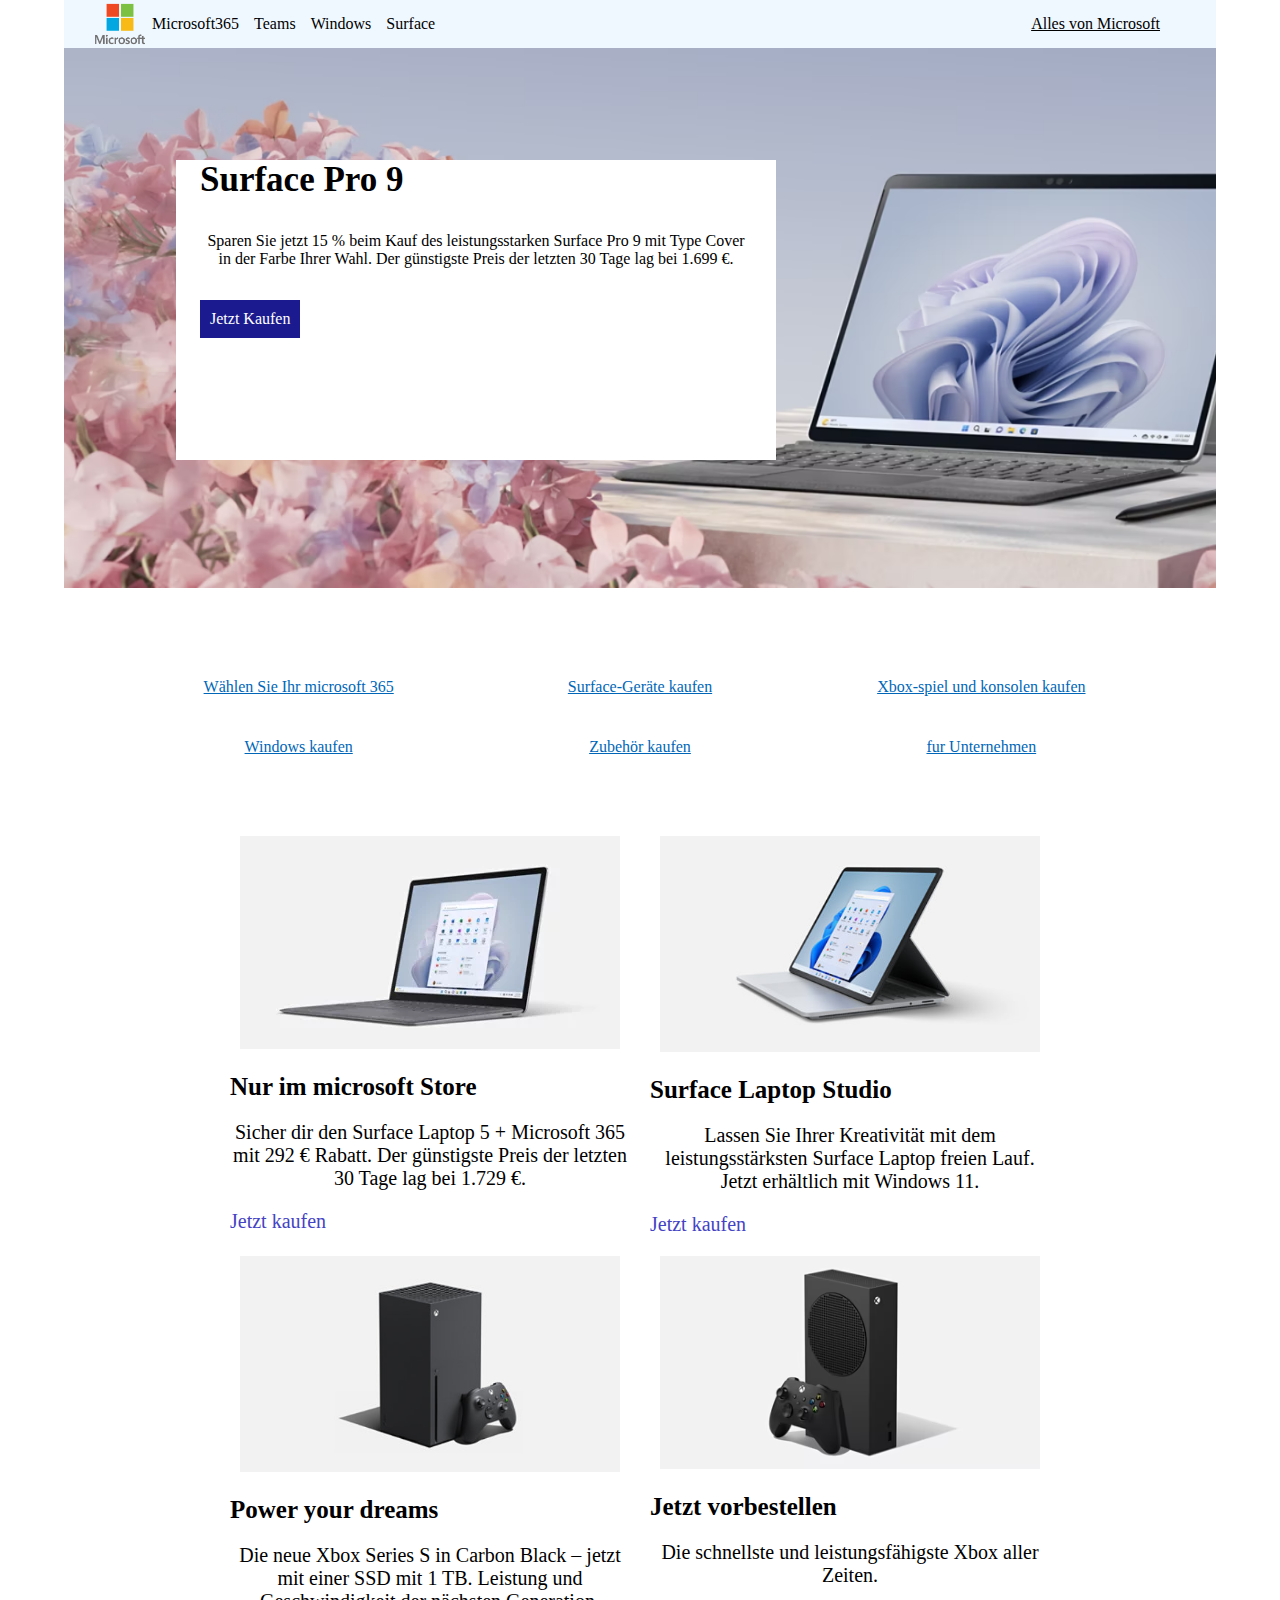
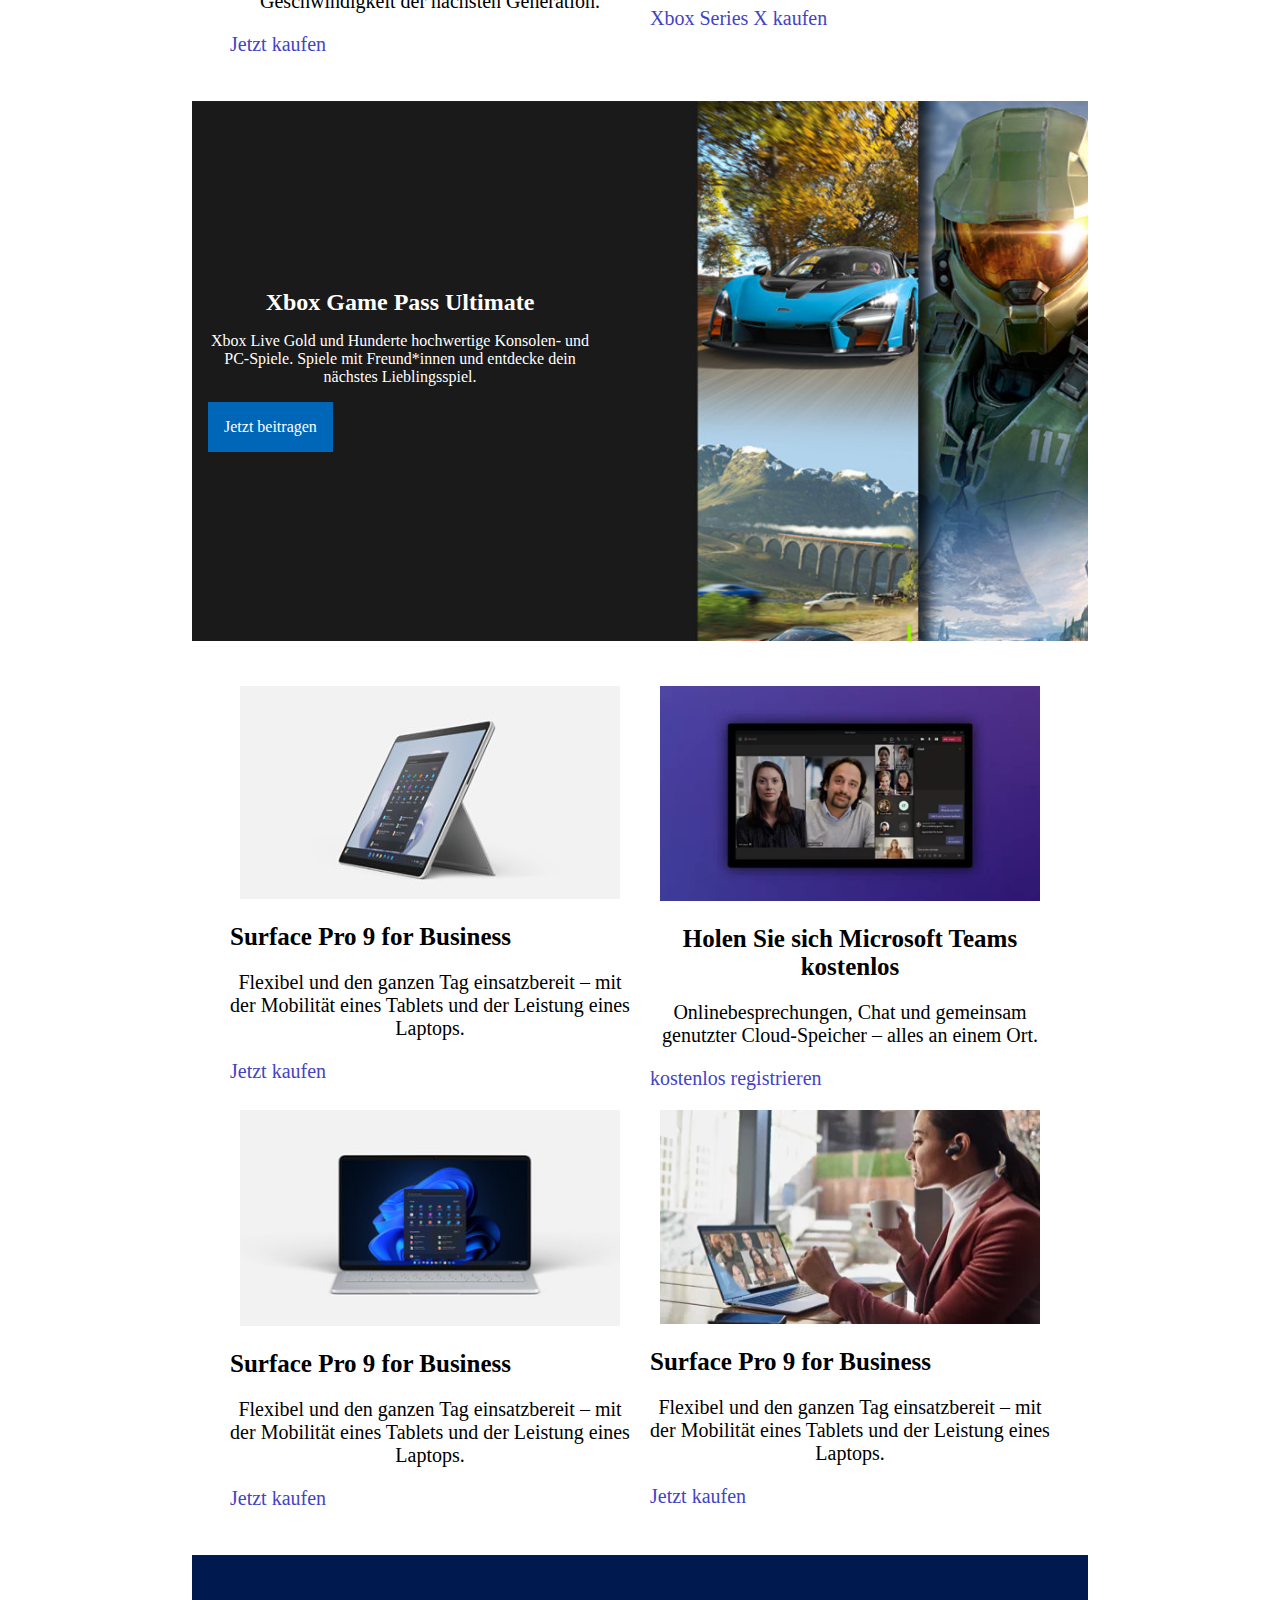
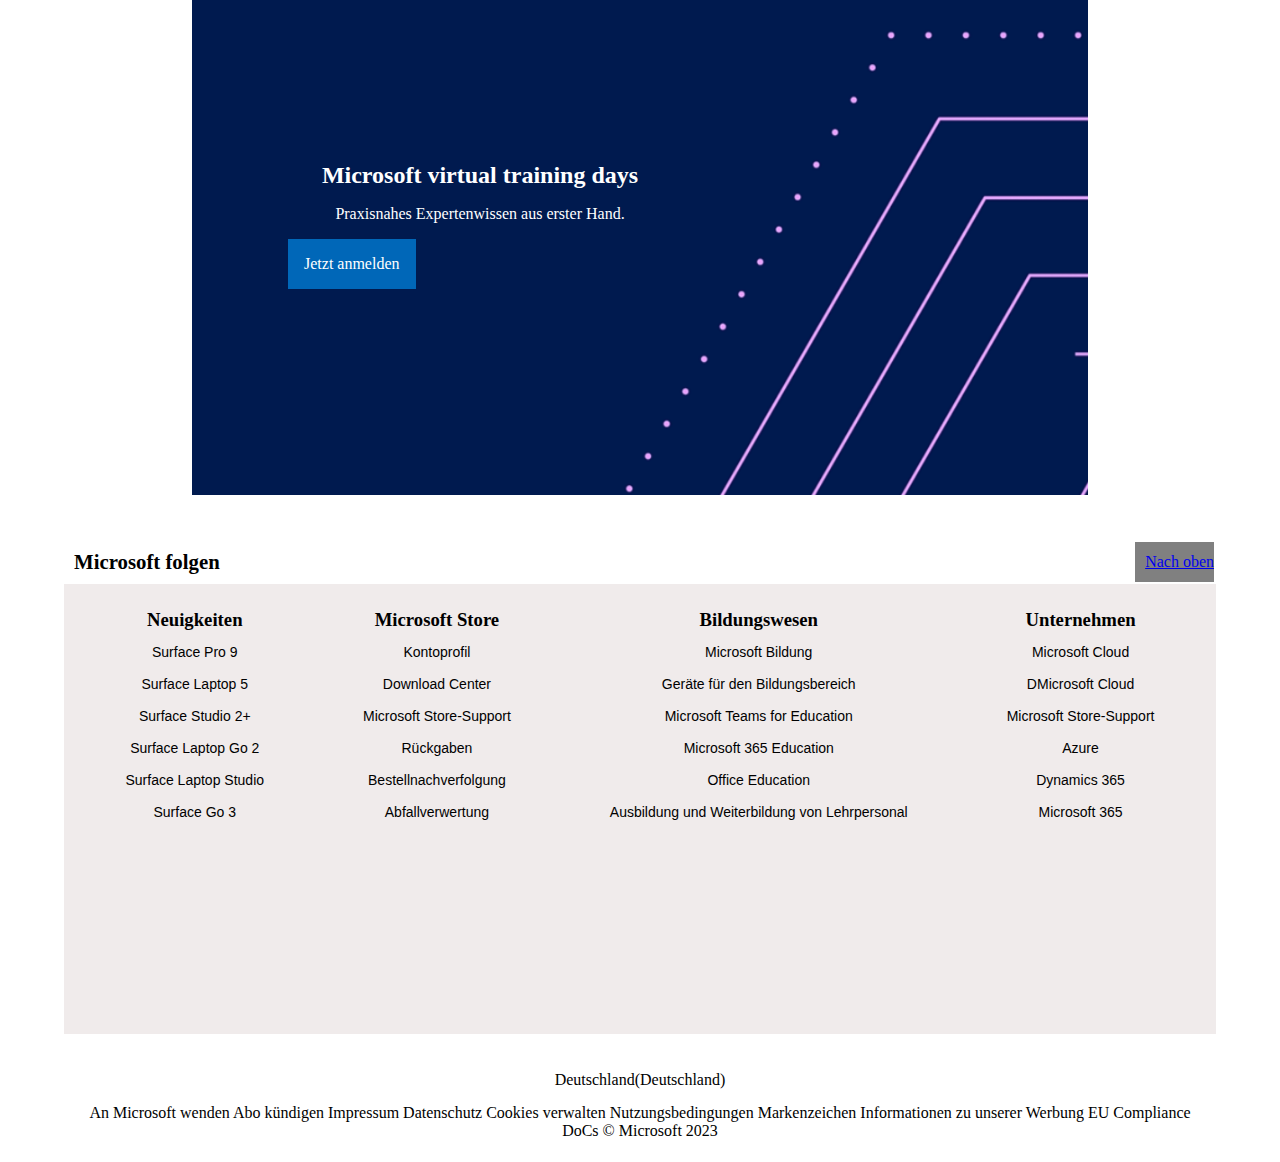
<file: index.html>
<!DOCTYPE html>
<html lang="en">
  <head>
    <meta charset="UTF-8" />
    <meta name="viewport" content="width=device-width, initial-scale=1.0" />
    <title>Microsoft</title>
    <link rel="stylesheet" href="./style.css" />
    <link rel="stylesheet" href="./responsive.css">
    <link
      rel="stylesheet"
      href="https://cdnjs.cloudflare.com/ajax/libs/font-awesome/6.4.0/css/all.min.css"
      integrity="sha512-iecdLmaskl7CVkqkXNQ/ZH/XLlvWZOJyj7Yy7tcenmpD1ypASozpmT/E0iPtmFIB46ZmdtAc9eNBvH0H/ZpiBw=="
      crossorigin="anonymous"
      referrerpolicy="no-referrer"
    />
  </head>
  <body>
    <div class="container">
      <header>
        <nav class="nav-container">
          <menu class="menu-left">
            <img
              src="./images/microsoft-transparent-logo-free-png.webp"
              alt=""
            />
            <ul>
              <li><a href="">Microsoft365</a></li>
              <li><a href="">Teams</a></li>
              <li><a href="">Windows</a></li>
              <li><a href="">Surface</a></li>
            </ul>
          </menu>
          <menu class="menu-right">
            <a href="#">Alles von Microsoft</a>
            <a href=""><i class="fa-solid fa-magnifying-glass"></i></a>
            <a href=""><i class="fa-solid fa-cart-shopping"></i></a>
          </menu>
        </nav>
      </header>
      <main>
        <div class="bg">
          <div class="bg-content">
            <h2>Surface Pro 9</h2>
            <p>
              Sparen Sie jetzt 15 % beim Kauf des leistungsstarken Surface Pro 9
              mit Type Cover in der Farbe Ihrer Wahl. Der günstigste Preis der
              letzten 30 Tage lag bei 1.699 €.
            </p>
            <button type="submit" class="">Jetzt Kaufen</button>
          </div>
        </div>

        <section class="logo-container">
          <div class="logo-section">
            <i class="fa-brands fa-microsoft"></i>
            <a href="#">Wählen Sie Ihr microsoft 365</a>
          </div>

          <div class="logo-section">
            <i class="fa-solid fa-laptop"></i>
            <a href="">Surface-Geräte kaufen</a>
          </div>

          <div class="logo-section">
            <i class="fa-brands fa-xbox"></i>
            <a href="">Xbox-spiel und konsolen kaufen</a>
          </div>

          <div class="logo-section">
            <i class="fa-brands fa-windows"></i>
            <a href="">Windows kaufen</a>
          </div>
          <div class="logo-section">
            <i class="fa-regular fa-keyboard"></i>
            <a href="">Zubehör kaufen</a>
          </div>
          <div class="logo-section">
            <i class="fa-solid fa-briefcase"></i>
            <a href="">fur Unternehmen</a>
          </div>
        </section>

        <section class="cards">
          <div class="card">
            <div class="card-image">
              <img
                src="./images/Content-Card-Surface-Laptop-5-M1-Platinum-01-1.webp"
                alt=""
              />
            </div>

            <div class="card-info">
              <h2>Nur im microsoft Store</h2>
              <p>
                Sicher dir den Surface Laptop 5 + Microsoft 365 mit 292 €
                Rabatt. Der günstigste Preis der letzten 30 Tage lag bei 1.729
                €.
              </p>
              <div class="card-link">
                <a href="">Jetzt kaufen</a>
                <i class="fa-solid fa-greater-than"></i>
              </div>
            </div>
          </div>

          <div class="card">
            <div class="card-image">
              <img src="./images/Surface-Laptop-Studio-01-CP.jpeg" alt="" />
            </div>

            <div class="card-info">
              <h2>Surface Laptop Studio</h2>
              <p>
                Lassen Sie Ihrer Kreativität mit dem leistungsstärksten Surface
                Laptop freien Lauf. Jetzt erhältlich mit Windows 11.
              </p>
              <div class="card-link">
                <a href="">Jetzt kaufen</a>
                <i class="fa-solid fa-greater-than"></i>
              </div>
            </div>
          </div>
          <div class="card">
            <div class="card-image">
              <img src="./images/gldn-XSX-CP-Xbox-Series-X.jpeg" alt="" />
            </div>

            <div class="card-info">
              <h2>Power your dreams</h2>
              <p>
                Die neue Xbox Series S in Carbon Black – jetzt mit einer SSD mit
                1 TB. Leistung und Geschwindigkeit der nächsten Generation.
              </p>
              <div class="card-link">
                <a href="">Jetzt kaufen</a>
                <i class="fa-solid fa-greater-than"></i>
              </div>
            </div>
          </div>
          <div class="card">
            <div class="card-image">
              <img
                src="./images/Content-Card-Xbox-Series-S-1TB-Black-Merch-01.avif"
                alt=""
              />
            </div>

            <div class="card-info">
              <h2>Jetzt vorbestellen</h2>
              <p>Die schnellste und leistungsfähigste Xbox aller Zeiten.</p>
              <div class="card-link">
                <a href="">Xbox Series X kaufen</a>
                <i class="fa-solid fa-greater-than"></i>
              </div>
            </div>
          </div>
        </section>

        <div class="bg-animation">
          <div class="bg-animation-info">
            <h2>Xbox Game Pass Ultimate</h2>
            <p>
              Xbox Live Gold und Hunderte hochwertige Konsolen- und PC-Spiele.
              Spiele mit Freund*innen und entdecke dein nächstes Lieblingsspiel.
            </p>

            <a href="">Jetzt beitragen</a>
          </div>
        </div>
        <section class="cards">
          <div class="card">
            <div class="card-image">
              <img
                src="./images/Content-Card-Surface-Pro-9-for-Business-Angled-1.jpeg"
                alt=""
              />
            </div>

            <div class="card-info">
              <h2>Surface Pro 9 for Business</h2>
              <p>
                Flexibel und den ganzen Tag einsatzbereit – mit der Mobilität
                eines Tablets und der Leistung eines Laptops.
              </p>
              <div class="card-link">
                <a href="">Jetzt kaufen</a>
                <i class="fa-solid fa-greater-than"></i>
              </div>
            </div>
          </div>
          <div class="card">
            <div class="card-image">
              <img
                src="./images/gldn-CP-Microsoft-Teams-Commercial.webp"
                alt=""
              />
            </div>

            <div class="card-info">
              <h2>Holen Sie sich Microsoft Teams kostenlos</h2>
              <p>
                Onlinebesprechungen, Chat und gemeinsam genutzter Cloud-Speicher
                – alles an einem Ort.
              </p>
              <div class="card-link">
                <a href="">kostenlos registrieren</a>
                <i class="fa-solid fa-greater-than"></i>
              </div>
            </div>
          </div>

          <div class="card">
            <div class="card-image">
              <img
                src="./images/Content-Card-Windows-11-Business (1).jpeg"
                alt=""
              />
            </div>

            <div class="card-info">
              <h2>Surface Pro 9 for Business</h2>
              <p>
                Flexibel und den ganzen Tag einsatzbereit – mit der Mobilität
                eines Tablets und der Leistung eines Laptops.
              </p>
              <div class="card-link">
                <a href="">Jetzt kaufen</a>
                <i class="fa-solid fa-greater-than"></i>
              </div>
            </div>
          </div>

          <div class="card">
            <div class="card-image">
              <img
                src="./images/Content-Card-Microsoft-365-For-Business-Woman-Teams-Call.webp"
                alt=""
              />
            </div>

            <div class="card-info">
              <h2>Surface Pro 9 for Business</h2>
              <p>
                Flexibel und den ganzen Tag einsatzbereit – mit der Mobilität
                eines Tablets und der Leistung eines Laptops.
              </p>
              <div class="card-link">
                <a href="">Jetzt kaufen</a>
                <i class="fa-solid fa-greater-than"></i>
              </div>
            </div>
          </div>
        </section>

        <div class="bg-animation2">
          <div class="bg-animation-info">
            <h2>Microsoft virtual training days</h2>
            <p>Praxisnahes Expertenwissen aus erster Hand.</p>

            <a href="">Jetzt anmelden</a>
          </div>
        </div>
      </main>

      <footer class="main-footer">
        <div class="icons-footer">
          <div class="icons-left">
            <h4>Microsoft folgen</h4>
            <i class="fa-brands fa-facebook-f"></i>
            <i class="fa-brands fa-twitter"></i>
            <i class="fa-brands fa-linkedin-in"></i>
            <i class="fa-brands fa-youtube"></i>
            <i class="fa-brands fa-instagram"></i>
          </div>

          <div class="card-link2">
            <i class="fa-solid fa-arrow-up"></i>
            <a href="#">Nach oben</a>
          </div>
        </div>

        <nav class="footer">
          <ul class="footer-list">
            <h3>Neuigkeiten</h3>

            <li><a href="#">Surface Pro 9</a></li>

            <li><a href="#">Surface Laptop 5</a></li>

            <li><a href="#">Surface Studio 2+</a></li>

            <li><a href="#">Surface Laptop Go 2</a></li>

            <li><a href="#">Surface Laptop Studio</a></li>

            <li><a href="#">Surface Go 3</a></li>
          </ul>

          <ul class="footer-list">
            <h3>Microsoft Store</h3>

            <li><a href="#">Kontoprofil</a></li>

            <li><a href="#">Download Center</a></li>

            <li><a href="#">Microsoft Store-Support</a></li>

            <li><a href="#">Rückgaben</a></li>

            <li><a href="#">Bestellnachverfolgung</a></li>

            <li><a href="#">Abfallverwertung</a></li>
          </ul>

          <ul class="footer-list">
            <h3>Bildungswesen</h3>

            <li><a href="#">Microsoft Bildung</a></li>

            <li><a href="#">Geräte für den Bildungsbereich</a></li>

            <li><a href="#">Microsoft Teams for Education</a></li>

            <li><a href="#">Microsoft 365 Education</a></li>

            <li><a href="#">Office Education</a></li>

            <li>
              <a href="#">Ausbildung und Weiterbildung von Lehrpersonal</a>
            </li>
          </ul>

          <ul class="footer-list">
            <h3>Unternehmen</h3>

            <li><a href="#">Microsoft Cloud</a></li>

            <li><a href="#">DMicrosoft Cloud</a></li>

            <li><a href="#">Microsoft Store-Support</a></li>

            <li><a href="#">Azure</a></li>

            <li><a href="#">Dynamics 365</a></li>

            <li><a href="#">Microsoft 365</a></li>
          </ul>
        </nav>
      </footer>
      <div class="end">
        <i class="fa-solid fa-earth-asia"></i>
        <p>Deutschland(Deutschland)</p>
        <p>
          An Microsoft wenden Abo kündigen Impressum Datenschutz Cookies
          verwalten Nutzungsbedingungen Markenzeichen Informationen zu unserer
          Werbung EU Compliance DoCs © Microsoft 2023
        </p>
      </div>
    </div>
  </body>
</html>
</file>
<file: style.css>
* {
  margin: 0;
  padding: 0;
  box-sizing: border-box;
}

body {
  text-align: center;
}

.container {
  padding: 0 5vw 0 5vw;
}

.nav-container {
  height: 3rem;
  display: flex;
  background-color: aliceblue;
  align-items: center;
  justify-content: space-between;
  padding: 0 1.5rem;
  overflow: hidden;
}

.menu-left img {
  height: 4rem;
}
.menu-left ul {
  display: flex;
  gap: 15px;
  align-items: center;
  list-style: none;
}
.menu-left {
  display: flex;
  align-items: center;
}
.menu-left li a {
  text-decoration: none;
  color: black;
}

.menu-right {
  display: flex;
  justify-content: center;
  align-items: center;
  gap: 1rem;
}
.menu-right a {
  color: black;
}

.bg {
  background: url(./images/bg.avif) center center/cover;
  height: 60vh;
  display: flex;
  flex-direction: column;
  align-items: start;
  padding: 7rem;
}

.bg-content {
  height: 300px;
  width: 600px;
  background-color: white;
  display: flex;
  flex-direction: column;
  align-items: start;
  justify-content: fle;
  padding: 0 1.5rem;
  gap: 2rem;
}

.bg .bg-content h2 {
  text-align: left;
  font-size: 35px;
}

button {
  all: unset;
  background-color: rgb(27, 27, 143);
  color: white;
  padding: 10px;
}
.logo-container {
  display: flex;
  justify-content: space-between;
  padding: 5rem;
  font-size: 1.5rem;

  font-size: 1rem;
}
.logo-section a {
  color: #0067b8;
}
.logo-section i {
  color: black;
  font-size: 2rem;
}

.logo-section {
  justify-content: center;
  display: flex;
  flex-direction: column;

  gap: 10px;
  align-items: center;
  color: #0067b8;
}

.cards {
  display: flex;
  flex-wrap: wrap;
  gap: 20px;
  justify-content: center;
}
.card {
  display: flex;
  flex-direction: column;
  width: 400px;
  gap: 20px;
}

.card-image img {
  width: 23.8rem;
}
.card-info {
  display: flex;
  flex-direction: column;
  align-items: start;
  gap: 20px;
}
.card-info h2 {
  font-size: 25px;
}
.card-info p {
  font-size: 20px;
}

.card-link {
  display: flex;
  gap: 10px;
  align-items: center;
}

.card-link a {
  font-size: 20px !important;
  all: unset;
  color: rgb(67, 67, 196);
  transition: all 0.1s ease;
  cursor: pointer;
}
.card-link i {
  font-size: 15px;
  color: rgb(67, 67, 196);
}
.card-link a:hover {
  text-decoration: underline;
  margin-right: 15px;
}

.bg-animation {
  background: url(./images/gldn-XGP-Highlight-Ultimate-1PP-Evergreen-Keyart-FY22_VP5-1596x600\ \(2\).jpeg) center center/cover;

  height: 60vh;
  display: flex;
  margin: 5vh 10vw;
}
.bg-animation-info {
  display: flex;
  flex-direction: column;
  justify-content: center;
  color: white;
  width: 30vw;
  gap: 1rem;
  margin-left: 1rem;
}
.bg-animation-info a {
  display: block;
  /* width: 100px; */
  background-color: #0067b8;
  color: white;
  padding: 1em;
  text-decoration: none;
  width: fit-content;
}

.bg-animation2 {
  background: url(./images/Highlight-DE-DE-MIcrosoft-Virtual-Training-Days_VP5-1596x600.avif)
    center center/cover;
  height: 60vh;
  display: flex;
  margin: 5vh 10vw;
  padding: 5rem;
}

.icons-footer {
  display: flex;

  gap: 10px;
  justify-content: space-between;
  width: 100%;
}
.icons-left {
  display: flex;
  gap: 1rem;
  font-size: 1.3rem;
  padding: 10px;
}

.footer {
  display: grid;
  grid-template-columns: repeat(4, 1fr);
  grid-template-rows: repeat(4, 1fr);
  gap: 10px;
  padding: 20px;
  background-color: #ffffff;
}

.footer-item {
  background-color: #ffffff;
  padding: 10px;
}

.card-link2 {
  display: flex;
  gap: 10px;
  align-items: center;
  border: 2px solid;
  background-color: gray;
  color: white;
  cursor: pointer;
}

.card-link2 i {
  font-size: 15px;
}
.card-link2 i:hover {
  color: #000;
}
.card-link2 a:hover {
  text-decoration: underline;
  transform: translateX();
  background-color: gray;
  color: #000;
}
.footer {
  background-color: #f0ebeb;
  height: 50vh;
  display: flex;
  justify-content: space-around;
  gap: 1rem;
}

.footer-list {
  line-height: 2rem;
  list-style: none;
  max-width: fit-content;
}

.footer-list ul {
  list-style: none;
  display: flex;
}

.footer-list a {
  line-height: 1rem;
  text-decoration: none;
  color: #000;
  font-family: Arial;
  font-size: 14px;
}

.end {
  display: flex;
  gap: 15px;
  padding: 2px;
  margin: 20px;
}

.main-footer {
  display: flex;
  flex-direction: column;
}
</file>
<file: responsive.css>
@media (max-width: 1295px) {
    .logo-container {
      display: grid;
      grid-template-columns: repeat(3, 1fr);
      gap: 2rem;
    }
  
    .end {
      display: flex;
      flex-direction: column;
      align-items: center;
    }
  }
  
  @media (max-width: 768px) {
    .logo-container {
      display: grid;
      grid-template-columns: repeat(2, 1fr);
      gap: 2rem;
    }
  
    .end {
      display: flex;
      flex-direction: column;
      align-items: center;
    }
  }
  
  @media (max-width: 576px) {
    .menu-left ul {
      display: none;
    }
    .bg {
      background: url(./images/bg.avif) center center/cover;
      height: 70vh;
      display: flex;
      flex-direction: column;
      align-items: center;
    }
  
    .bg-content {
      height: 300px;
      width: 70vw;
      background-color: white;
      display: flex;
      flex-direction: column;
      margin-top: 10rem;
      gap: 2rem;
    }
    .card {
      width: 340px;
    }
    .logo-container {
      display: flex;
      flex-direction: column;
      gap: 2rem;
      padding-top: 12rem;
      font-size: 1.5rem;
      font-size: 1rem;
    }
  
    .bg-animation-info p {
      display: none;
    }
  
    .footer {
      background-color: #f0ebeb;
      height: fit-content;
      width: 100%;
      display: grid;
      grid-template-columns: 1fr;
      gap: 0.5rem;
      justify-items: center;
    }
    .end {
      display: flex;
      flex-direction: column;
    }
    .card-link2 {
      margin: 0 50px 10px 0;
      display: flex;
      align-items: center;
      border: 2px solid;
      background-color: gray;
      color: white;
      cursor: pointer;
    }
  }
  @media (max-width: 300px) {
    .menu-left li a {
      display: none;
    }
  
    .bg {
      background: url(./images/bg.avif) center center/cover;
      height: 30vh;
  
      display: flex;
      flex-direction: column;
    }
  
    .bg-content {
      height: 300px;
      width: 290px;
      background-color: white;
      display: flex;
      flex-direction: column;
      align-items: center;
    }
  
    .logo-container {
      padding-top: 300px;
    }
  
    .card {
      display: flex;
      flex-direction: column;
      width: 290px;
      gap: 20px;
    }
    .card-image {
      width: 290px;
    }
    .card-image img {
      width: 290px;
    }
    .cards {
      justify-content: center;
      align-items: center;
    }
    .end {
      display: flex;
      flex-direction: column;
    }
    .icons-footer {
      display: flex;
      flex-direction: column;
      align-items: center;
    }
    .icons-left {
      display: flex;
      flex-direction: column;
    }
  
    .card-link2 a {
      font-size: 16px !important;
      all: unset;
      background-color: gray;
      transition: all 0.8s ease;
      padding: 1px;
    }
  
    .card-link2 {
      width: 100px;
    }
  }
</file>
